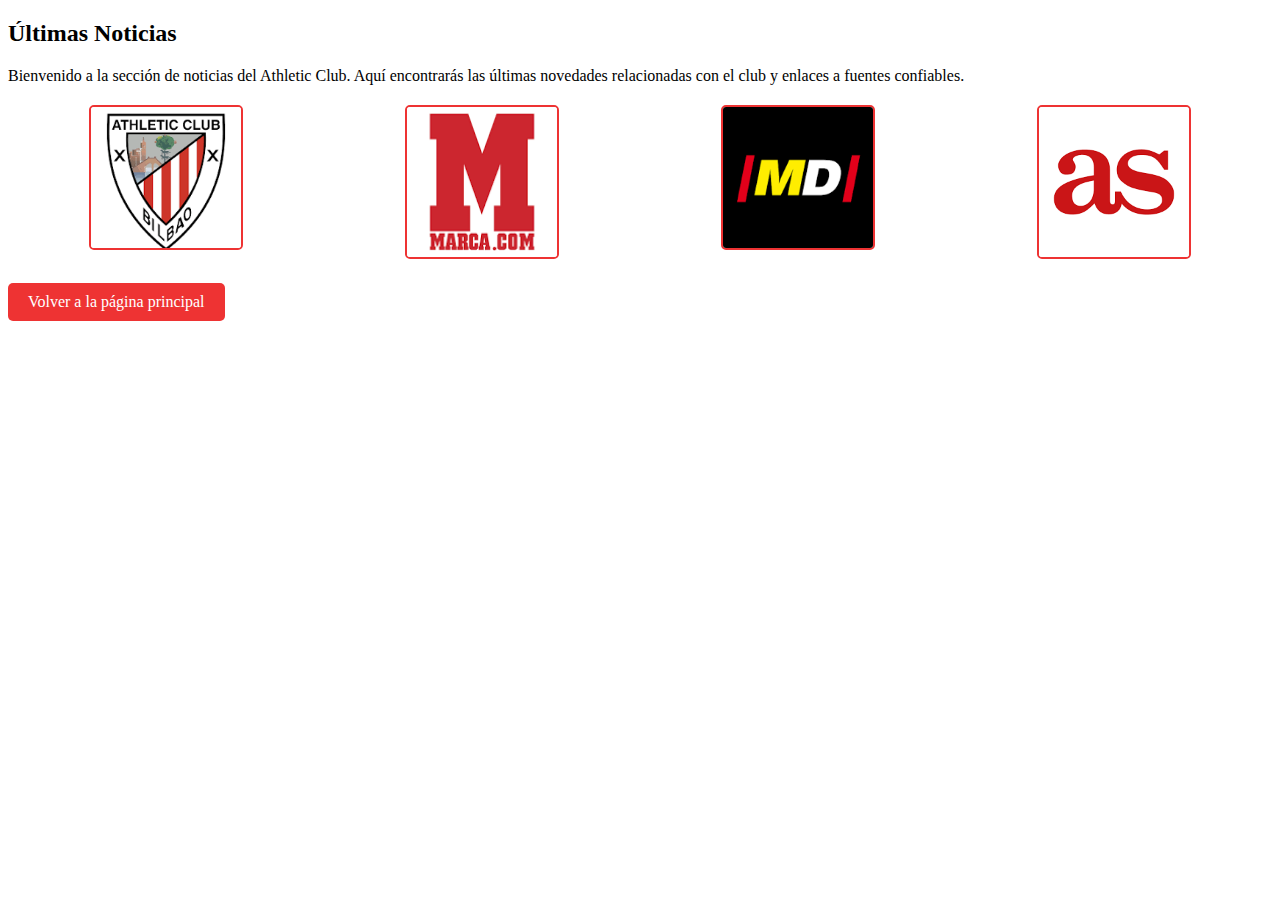
<file: noticias.html>
<!DOCTYPE html>
<html lang="es">
<head>
  <meta charset="UTF-8">
  <meta name="viewport" content="width=device-width, initial-scale=1.0">
  <title>Noticias - Athletic Club de Bilbao</title>
  <link rel="stylesheet" href="styles2.css">
</head>
<body>

  <!-- Contenido de la página de noticias -->
  <section id="noticias" class="section">
    <div class="container">
      <h2 class="section-title">Últimas Noticias</h2>
      <p class="section-text">Bienvenido a la sección de noticias del Athletic Club. Aquí encontrarás las últimas novedades relacionadas con el club y enlaces a fuentes confiables.</p>

      <!-- Enlaces a las fuentes de noticias -->
      <div class="noticias-links">
        <a href="https://www.athletic-club.eus/noticias" target="_blank"><img src="athletic-club-logo.png" alt="Athletic Club"></a>
        <a href="https://www.marca.com/futbol/athletic.html" target="_blank"><img src="marca-logo.png" alt="Marca"></a>
        <a href="https://www.mundodeportivo.com/futbol/athletic-bilbao" target="_blank"><img src="mundodeportivo-logo.png" alt="Mundo Deportivo"></a>
        <a href="https://as.com/noticias/athletic/" target="_blank"><img src="as-logo.png" alt="Diario AS"></a>
      </div>
    </div>
  </section>

  <!-- Botón de retorno -->
  <div class="container">
    <a href="index.html" class="btn">Volver a la página principal</a>
  </div>

</body>
</html>
</file>
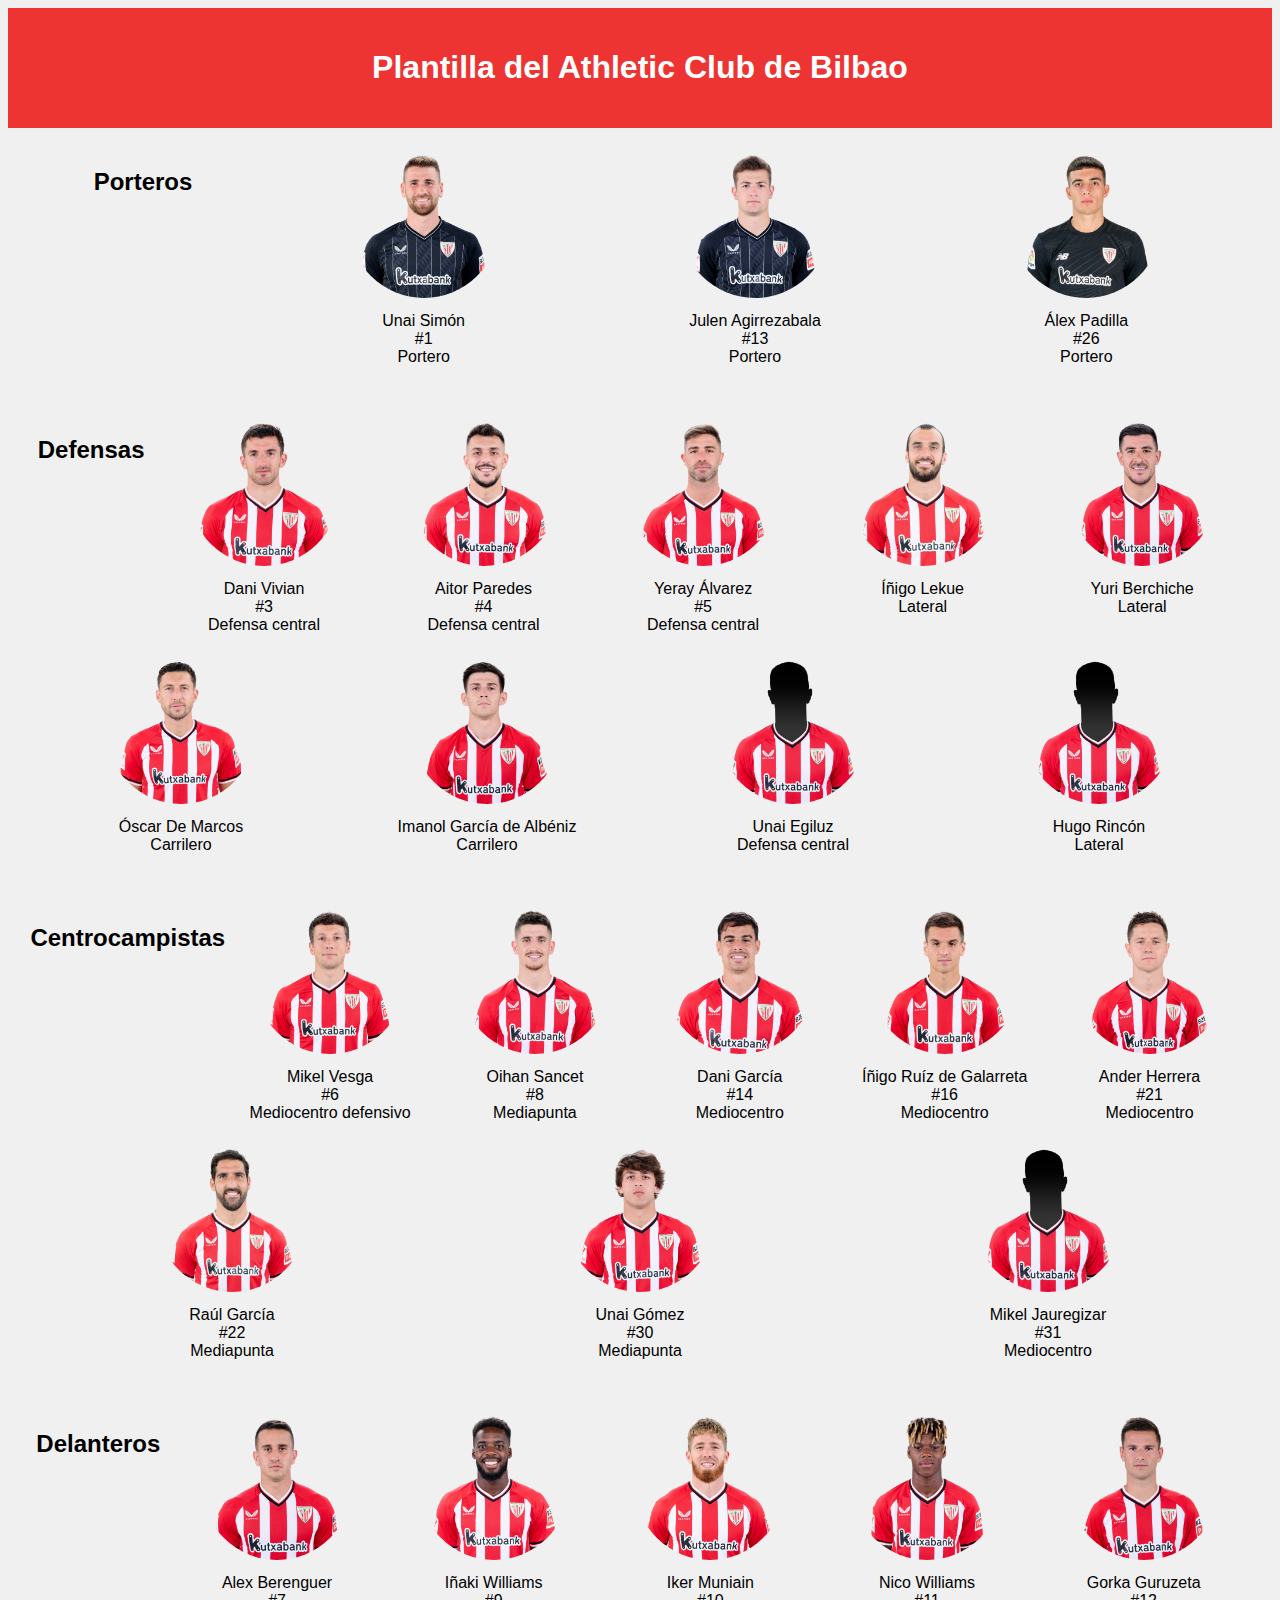
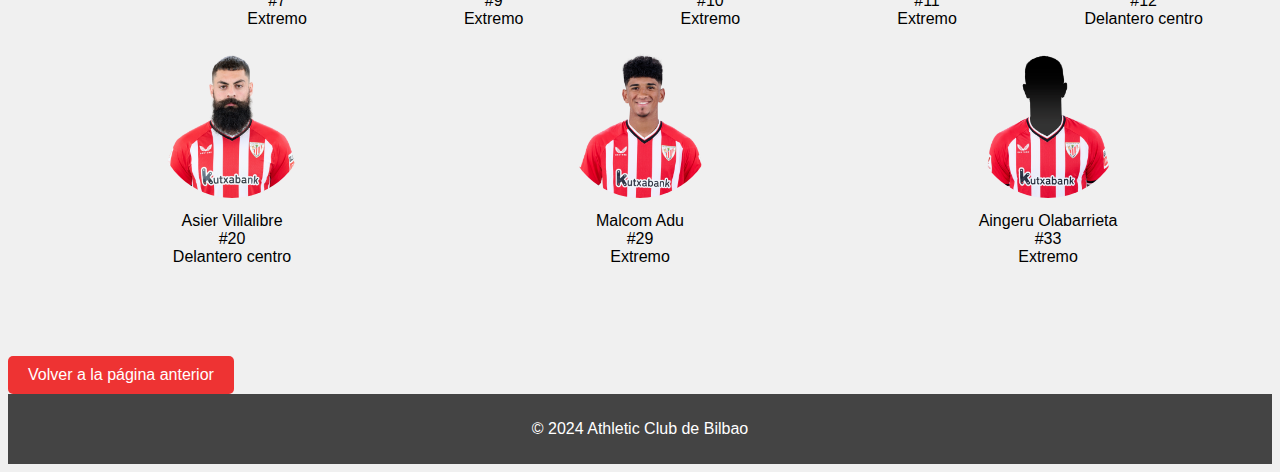
<file: plantilla.html>
<!DOCTYPE html>
<html lang="es">
<head>
  <meta charset="UTF-8">
  <meta name="viewport" content="width=device-width, initial-scale=1.0">
  <title>Plantilla - Athletic Club de Bilbao</title>
  <link rel="stylesheet" href="styles1.css">
</head>
<body>

  <!-- Contenido de la página de plantilla -->
  <header>
    <h1>Plantilla del Athletic Club de Bilbao</h1>
  </header>

  <main>
    <section class="jugadores">
      <h2>Porteros</h2>
      <div class="jugador">
        <img src="unai_simon.png" alt="Unai Simón">
        <p>Unai Simón</p>
        <p>#1</p>
        <p>Portero</p>
      </div>

      <div class="jugador">
        <img src="julen_agirrezabala.png" alt="Julen Agirrezabala">
        <p>Julen Agirrezabala</p>
        <p>#13</p>
        <p>Portero</p>
      </div>

      <div class="jugador">
        <img src="alex_padilla.png" alt="Álex Padilla">
        <p>Álex Padilla</p>
        <p>#26</p>
        <p>Portero</p>
      </div>
    </section>

    <section class="jugadores">
      <h2>Defensas</h2>
      <div class="jugador">
        <img src="dani_vivian.png" alt="Dani Vivian">
        <p>Dani Vivian</p>
        <p>#3</p>
        <p>Defensa central</p>
      </div>

      <div class="jugador">
        <img src="aitor_paredes.png" alt="Aitor Paredes">
        <p>Aitor Paredes</p>
        <p>#4</p>
        <p>Defensa central</p>
      </div>

      <div class="jugador">
        <img src="yeray_alvarez.png" alt="Yeray Álvarez">
        <p>Yeray Álvarez</p>
        <p>#5</p>
        <p>Defensa central</p>
      </div>

      <div class="jugador">
        <img src="inigo_lekue.png" alt="Íñigo Lekue">
        <p>Íñigo Lekue</p>
        <p>Lateral</p>
      </div>

      <div class="jugador">
        <img src="yuri_berchiche.png" alt="Yuri Berchiche">
        <p>Yuri Berchiche</p>
        <p>Lateral</p>
      </div>

      <div class="jugador">
        <img src="oscar_de_marcos.png" alt="Óscar De Marcos">
        <p>Óscar De Marcos</p>
        <p>Carrilero</p>
      </div>

      <div class="jugador">
        <img src="imanol_garcia_de_albeniz.png" alt="Imanol García de Albéniz">
        <p>Imanol García de Albéniz</p>
        <p>Carrilero</p>
      </div>

      <div class="jugador">
        <img src="unai_egiluz.png" alt="Unai Egiluz">
        <p>Unai Egiluz</p>
        <p>Defensa central</p>
      </div>

      <div class="jugador">
        <img src="hugo_rincon.png" alt="Hugo Rincón">
        <p>Hugo Rincón</p>
        <p>Lateral</p>
      </div>
    </section>

    <section class="jugadores">
      <h2>Centrocampistas</h2>
      <div class="jugador">
        <img src="mikel_vesga.png" alt="Mikel Vesga">
        <p>Mikel Vesga</p>
        <p>#6</p>
        <p>Mediocentro defensivo</p>
      </div>

      <div class="jugador">
        <img src="oihan_sancet.png" alt="Oihan Sancet">
        <p>Oihan Sancet</p>
        <p>#8</p>
        <p>Mediapunta</p>
      </div>

      <div class="jugador">
        <img src="dani_garcia.png" alt="Dani García">
        <p>Dani García</p>
        <p>#14</p>
        <p>Mediocentro</p>
      </div>

      <div class="jugador">
        <img src="inigo_ruiz_de_galarreta.png" alt="Íñigo Ruíz de Galarreta">
        <p>Íñigo Ruíz de Galarreta</p>
        <p>#16</p>
        <p>Mediocentro</p>
      </div>

      <div class="jugador">
        <img src="ander_herrera.png" alt="Ander Herrera">
        <p>Ander Herrera</p>
        <p>#21</p>
        <p>Mediocentro</p>
      </div>

      <div class="jugador">
        <img src="raul_garcia.png" alt="Raúl García">
        <p>Raúl García</p>
        <p>#22</p>
        <p>Mediapunta</p>
      </div>

      <div class="jugador">
        <img src="unai_gomez.png" alt="Unai Gómez">
        <p>Unai Gómez</p>
        <p>#30</p>
        <p>Mediapunta</p>
      </div>

      <div class="jugador">
        <img src="mikel_jauregizar.png" alt="Mikel Jauregizar">
        <p>Mikel Jauregizar</p>
        <p>#31</p>
        <p>Mediocentro</p>
      </div>
    </section>

    <section class="jugadores">
      <h2>Delanteros</h2>
      <div class="jugador">
        <img src="alex_berenguer.png" alt="Alex Berenguer">
        <p>Alex Berenguer</p>
        <p>#7</p>
        <p>Extremo</p>
      </div>

      <div class="jugador">
        <img src="inaki_williams.png" alt="Iñaki Williams">
        <p>Iñaki Williams</p>
        <p>#9</p>
        <p>Extremo</p>
      </div>

      <div class="jugador">
        <img src="iker_muniain.png" alt="Iker Muniain">
        <p>Iker Muniain</p>
        <p>#10</p>
        <p>Extremo</p>
      </div>

      <div class="jugador">
        <img src="nico_williams.png" alt="Nico Williams">
        <p>Nico Williams</p>
        <p>#11</p>
        <p>Extremo</p>
      </div>

      <div class="jugador">
        <img src="gorka_guruzeta.png" alt="Gorka Guruzeta">
        <p>Gorka Guruzeta</p>
        <p>#12</p>
        <p>Delantero centro</p>
      </div>

      <div class="jugador">
        <img src="asier_villalibre.png" alt="Asier Villalibre">
        <p>Asier Villalibre</p>
        <p>#20</p>
        <p>Delantero centro</p>
      </div>

      <div class="jugador">
        <img src="malcom_adu.png" alt="Malcom Adu">
        <p>Malcom Adu</p>
        <p>#29</p>
        <p>Extremo</p>
      </div>

      <div class="jugador">
        <img src="aingeru_olabarrieta.png" alt="Aingeru Olabarrieta">
        <p>Aingeru Olabarrieta</p>
        <p>#33</p>
        <p>Extremo</p>
      </div>
    </section>
  </main>

  <div class="container">
    <a href="index.html" class="btn">Volver a la página anterior</a>
  </div>

  <footer>
    <p>&copy; 2024 Athletic Club de Bilbao</p>
  </footer>

</body>
</html>
</file>
<file: styles2.css>
/* Estilos específicos para la página de noticias */
.noticias-links {
    display: flex;
    justify-content: space-around;
    margin-top: 20px;
  }
  
  .noticias-links img {
    width: 150px;
    height: auto;
    border: 2px solid #ee3333;
    border-radius: 5px;
  }
  
  /* Estilos para el botón de retorno */
  .btn {
    display: inline-block;
    background-color: #ee3333;
    color: white;
    padding: 10px 20px;
    text-decoration: none;
    border-radius: 5px;
    margin-top: 20px;
  }
  
  .btn:hover {
    background-color: #ff6666;
  }
</file>
<file: styles1.css>
/* Estilos generales */
body {
    font-family: Arial, sans-serif;
    background-color: #f0f0f0;
  }
  
  header, footer {
    background-color: #ee3333;
    color: white;
    text-align: center;
    padding: 20px;
  }
  
  nav ul {
    list-style: none;
    padding: 0;
    background-color: #444;
    text-align: center;
  }
  
  nav ul li {
    display: inline;
    margin-right: 20px;
  }
  
  nav ul li a {
    color: white;
    text-decoration: none;
  }
  
  nav ul li a:hover {
    text-decoration: underline;
  }
  
  main {
    padding: 20px;
  }
  
  section {
    margin-bottom: 30px;
  }
  
  /* Estilos específicos para la página de plantilla */
  .jugadores {
    display: flex;
    flex-wrap: wrap;
    justify-content: space-around;
  }
  
  .jugador {
    width: 200px;
    text-align: center;
    margin-bottom: 20px;
  }
  
  .jugador img {
    width: 150px;
    height: 150px;
    border-radius: 50%;
    margin-bottom: 10px;
  }
  
  .jugador p {
    margin: 0;
  }
  
  /* Estilos para el footer */
  footer {
    background-color: #444;
    color: white;
    text-align: center;
    padding: 10px 0;
  }
/* Estilos para el botón */
.btn {
    display: inline-block;
    background-color: #ee3333;
    color: white;
    padding: 10px 20px;
    text-decoration: none;
    border-radius: 5px;
    margin-top: 20px;
  }
  
  .btn:hover {
    background-color: #ff6666;
  }
</file>
